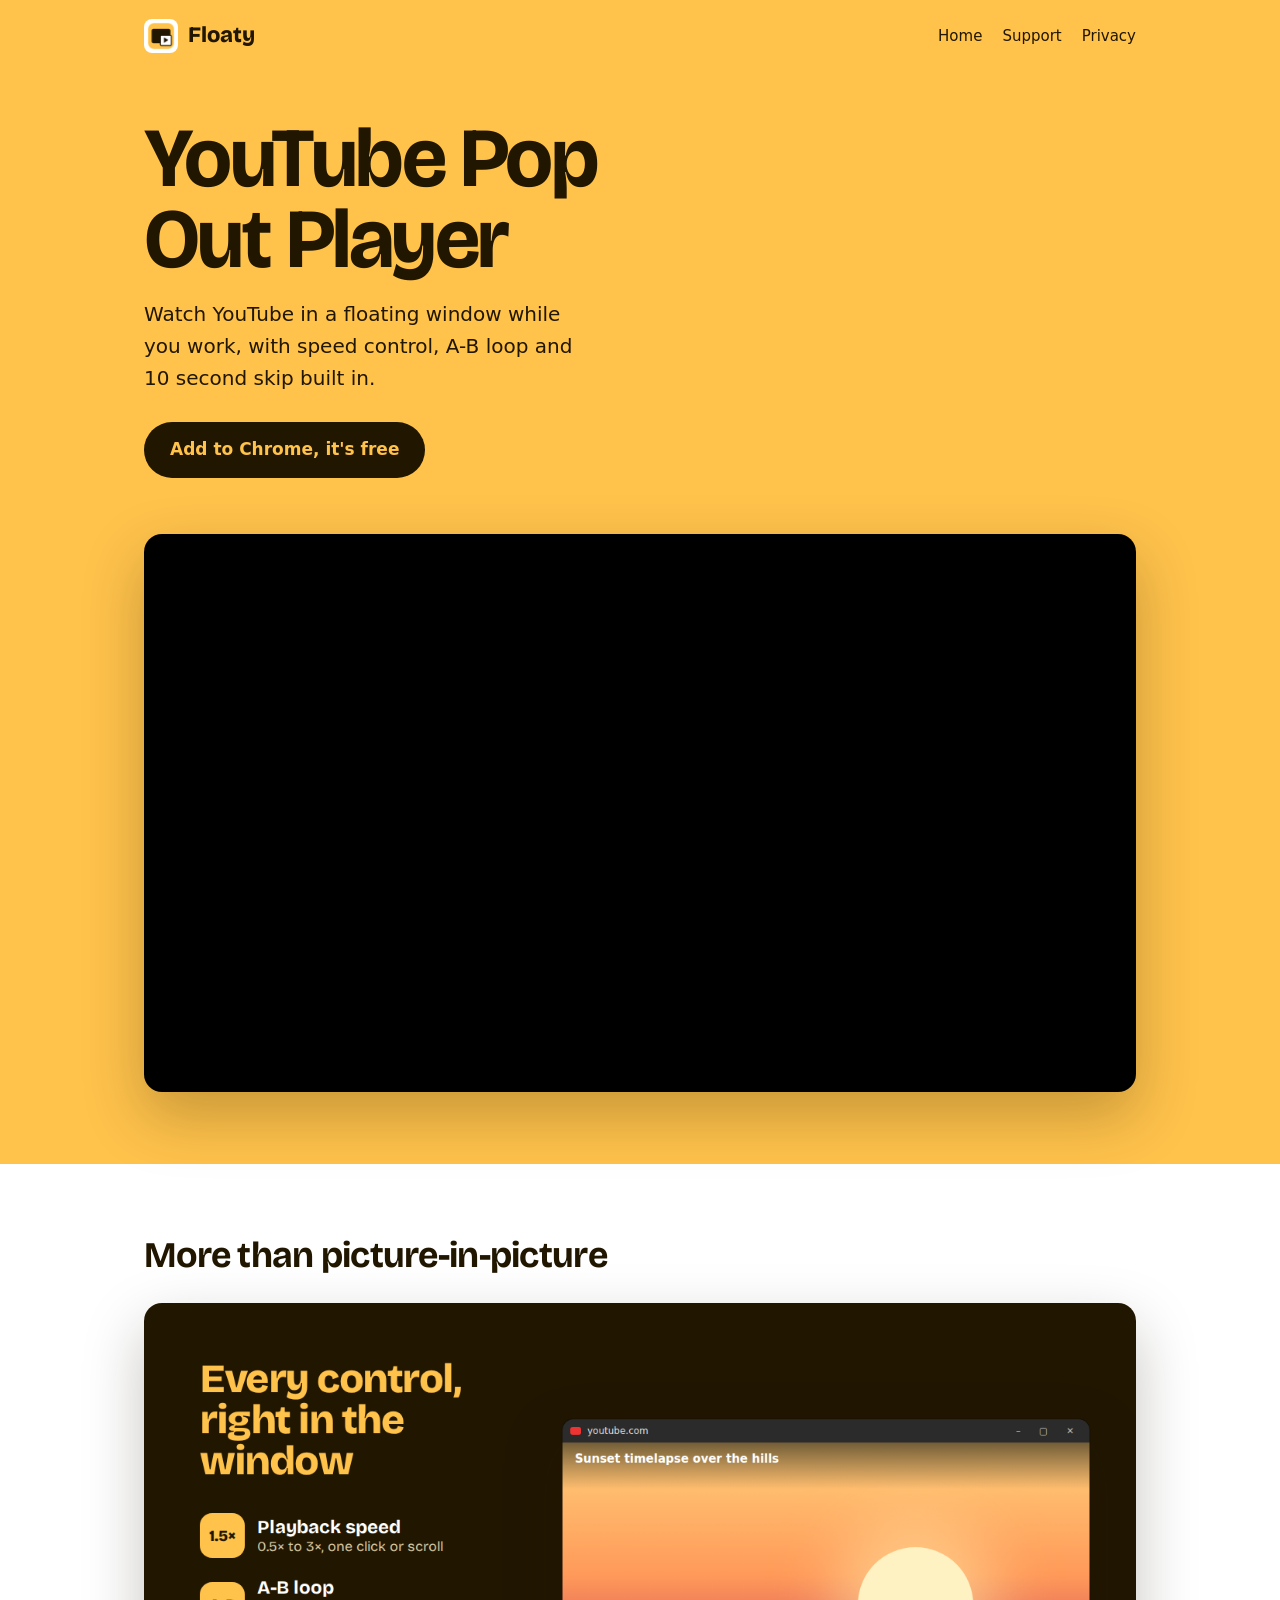
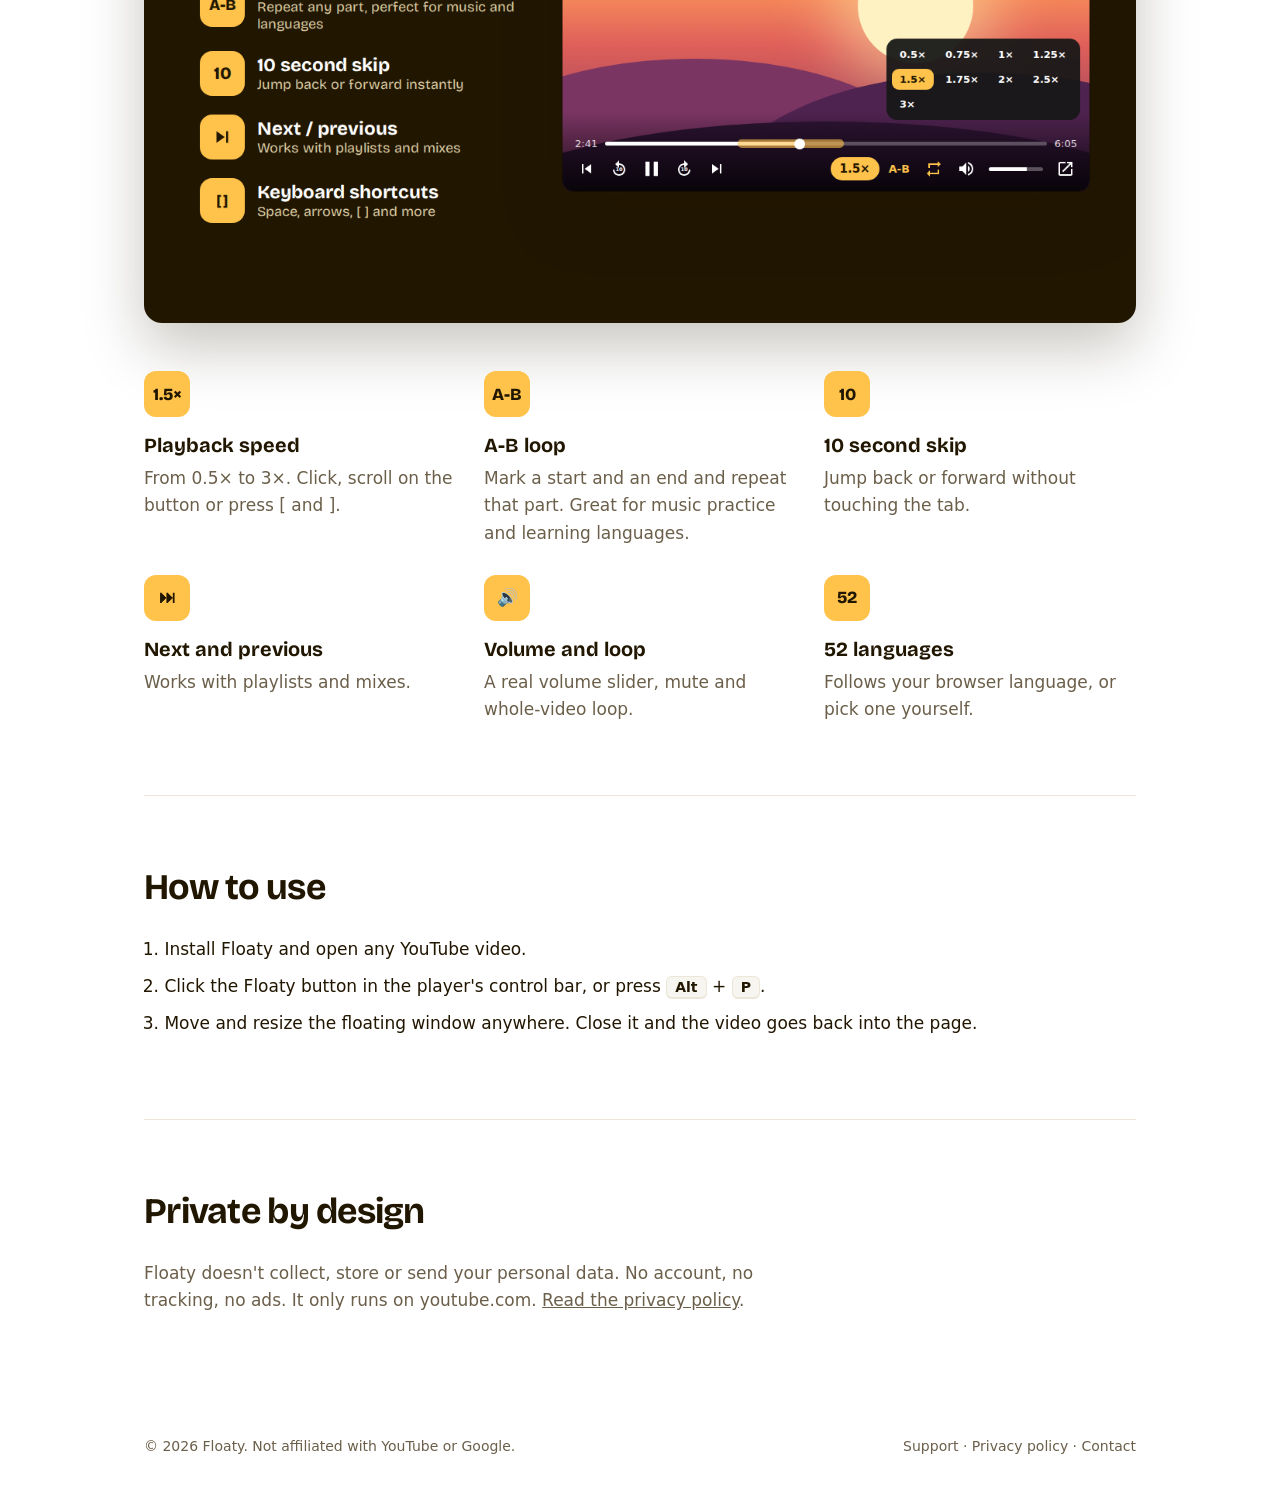
<file: index.html>
<!doctype html><html lang="en"><head><meta charset="utf-8"><meta name="viewport" content="width=device-width, initial-scale=1"><link rel="icon" href="favicon.png"><link rel="preconnect" href="https://fonts.googleapis.com"><link rel="preconnect" href="https://fonts.gstatic.com" crossorigin><link href="https://fonts.googleapis.com/css2?family=Bricolage+Grotesque:wght@700;800&display=swap" rel="stylesheet"><link rel="stylesheet" href="style.css">
<title>Floaty – YouTube Pop Out Player with Speed &amp; Loop</title>
<meta name="description" content="YouTube Pop Out Player for Chrome: watch YouTube in a floating window with speed control, A-B loop, 10 second skip and volume.">
</head><body>
<header class="hero"><div class="wrap"><nav><a class="brand" href="./"><img src="icon.png" alt="">Floaty</a><div class="links"><a href="./">Home</a><a href="support.html">Support</a><a href="privacy.html">Privacy</a></div></nav>
<h1>YouTube Pop Out Player</h1>
<p>Watch YouTube in a floating window while you work, with speed control, A-B loop and 10 second skip built in.</p>
<a class="btn" data-store href="#">Add to Chrome, it's free</a>
<div class="video"><iframe src="https://www.youtube-nocookie.com/embed/rmjH6L6Da54?autoplay=1&mute=1&loop=1&playlist=rmjH6L6Da54&playsinline=1&rel=0" title="Floaty – YouTube Pop Out Player for Chrome" allow="accelerometer; autoplay; clipboard-write; encrypted-media; gyroscope; picture-in-picture; web-share" referrerpolicy="strict-origin-when-cross-origin" allowfullscreen></iframe></div>
</div></header>
<main class="wrap">
<section><h2>More than picture-in-picture</h2>
<img class="shot" style="margin:0 0 48px" src="controls.png" width="1280" height="800" alt="Floaty's floating window with playback speed menu, A-B loop and playback controls">
<div class="grid">
<div><span class="tag">1.5×</span><h3>Playback speed</h3><p>From 0.5× to 3×. Click, scroll on the button or press [ and ].</p></div>
<div><span class="tag">A-B</span><h3>A-B loop</h3><p>Mark a start and an end and repeat that part. Great for music practice and learning languages.</p></div>
<div><span class="tag">10</span><h3>10 second skip</h3><p>Jump back or forward without touching the tab.</p></div>
<div><span class="tag">⏭</span><h3>Next and previous</h3><p>Works with playlists and mixes.</p></div>
<div><span class="tag">🔊</span><h3>Volume and loop</h3><p>A real volume slider, mute and whole-video loop.</p></div>
<div><span class="tag">52</span><h3>52 languages</h3><p>Follows your browser language, or pick one yourself.</p></div>
</div></section>
<section><h2>How to use</h2>
<ol class="steps">
<li>Install Floaty and open any YouTube video.</li>
<li>Click the Floaty button in the player's control bar, or press <kbd>Alt</kbd> + <kbd>P</kbd>.</li>
<li>Move and resize the floating window anywhere. Close it and the video goes back into the page.</li>
</ol></section>
<section style="border-bottom:0"><h2>Private by design</h2>
<p class="muted" style="max-width:60ch">Floaty doesn't collect, store or send your personal data. No account, no tracking, no ads. It only runs on youtube.com. <a href="privacy.html">Read the privacy policy</a>.</p>
</section>
</main>
<footer><div class="wrap"><span>© <span data-year></span> Floaty. Not affiliated with YouTube or Google.</span><span><a href="support.html">Support</a> · <a href="privacy.html">Privacy policy</a> · <a data-email>Contact</a></span></div></footer><script src="site.js"></script>
</body></html>
</file>
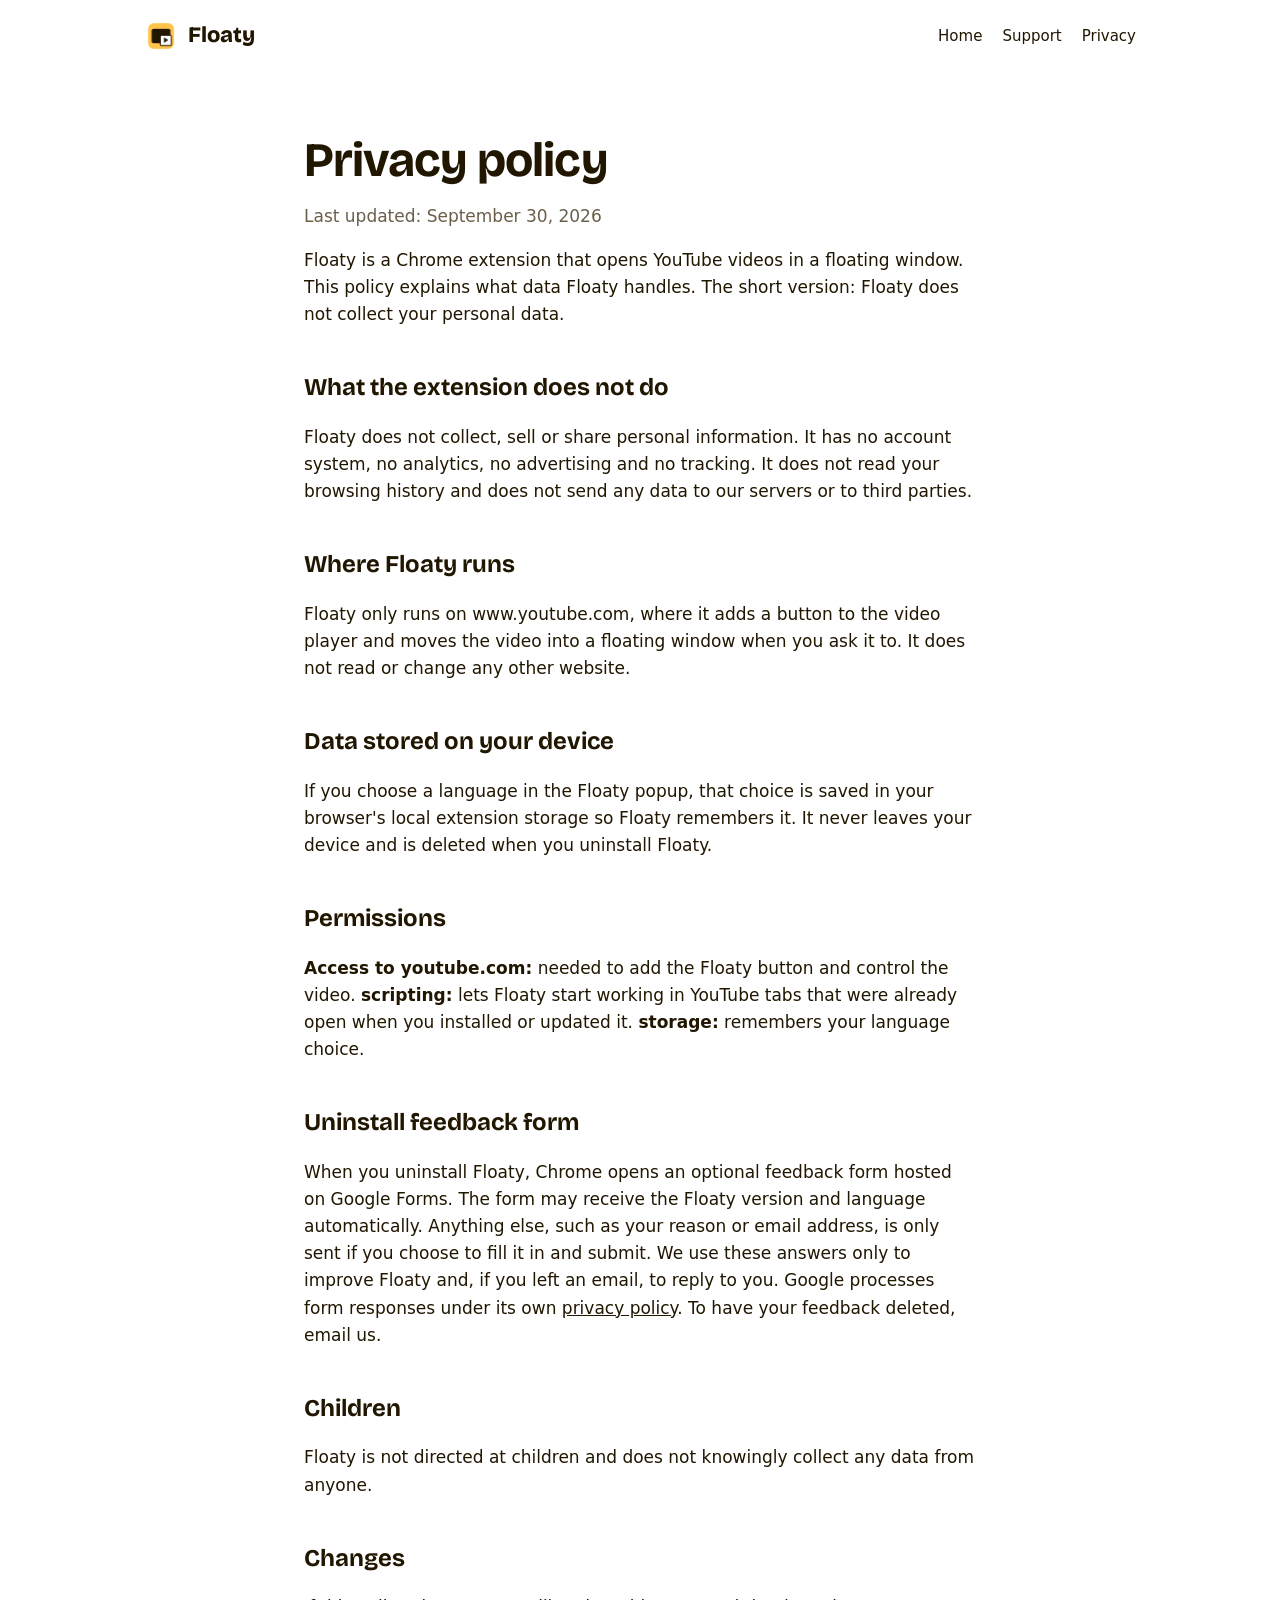
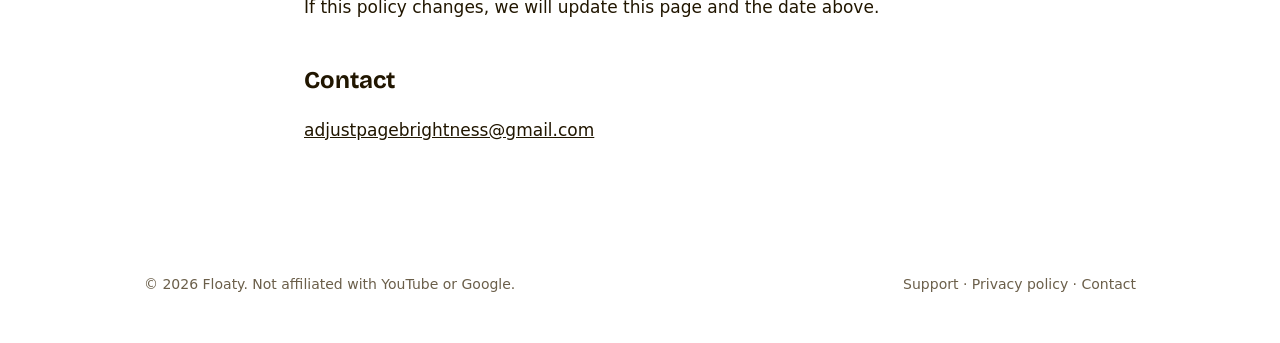
<file: privacy.html>
<!doctype html><html lang="en"><head><meta charset="utf-8"><meta name="viewport" content="width=device-width, initial-scale=1"><link rel="icon" href="favicon.png"><link rel="preconnect" href="https://fonts.googleapis.com"><link rel="preconnect" href="https://fonts.gstatic.com" crossorigin><link href="https://fonts.googleapis.com/css2?family=Bricolage+Grotesque:wght@700;800&display=swap" rel="stylesheet"><link rel="stylesheet" href="style.css"><title>Floaty privacy policy</title></head><body>
<div class="wrap"><nav><a class="brand" href="./"><img src="icon.png" alt="">Floaty</a><div class="links"><a href="./">Home</a><a href="support.html">Support</a><a href="privacy.html">Privacy</a></div></nav></div>
<main class="doc">
<h1>Privacy policy</h1>
<p class="muted">Last updated: September 30, 2026</p>
<p>Floaty is a Chrome extension that opens YouTube videos in a floating window. This policy explains what data Floaty handles. The short version: Floaty does not collect your personal data.</p>
<h2>What the extension does not do</h2>
<p>Floaty does not collect, sell or share personal information. It has no account system, no analytics, no advertising and no tracking. It does not read your browsing history and does not send any data to our servers or to third parties.</p>
<h2>Where Floaty runs</h2>
<p>Floaty only runs on www.youtube.com, where it adds a button to the video player and moves the video into a floating window when you ask it to. It does not read or change any other website.</p>
<h2>Data stored on your device</h2>
<p>If you choose a language in the Floaty popup, that choice is saved in your browser's local extension storage so Floaty remembers it. It never leaves your device and is deleted when you uninstall Floaty.</p>
<h2>Permissions</h2>
<p><b>Access to youtube.com:</b> needed to add the Floaty button and control the video. <b>scripting:</b> lets Floaty start working in YouTube tabs that were already open when you installed or updated it. <b>storage:</b> remembers your language choice.</p>
<h2>Uninstall feedback form</h2>
<p>When you uninstall Floaty, Chrome opens an optional feedback form hosted on Google Forms. The form may receive the Floaty version and language automatically. Anything else, such as your reason or email address, is only sent if you choose to fill it in and submit. We use these answers only to improve Floaty and, if you left an email, to reply to you. Google processes form responses under its own <a href="https://policies.google.com/privacy">privacy policy</a>. To have your feedback deleted, email us.</p>
<h2>Children</h2>
<p>Floaty is not directed at children and does not knowingly collect any data from anyone.</p>
<h2>Changes</h2>
<p>If this policy changes, we will update this page and the date above.</p>
<h2>Contact</h2>
<p><a data-email></a></p>
</main>
<footer><div class="wrap"><span>© <span data-year></span> Floaty. Not affiliated with YouTube or Google.</span><span><a href="support.html">Support</a> · <a href="privacy.html">Privacy policy</a> · <a data-email>Contact</a></span></div></footer><script src="site.js"></script>
</body></html>
</file>
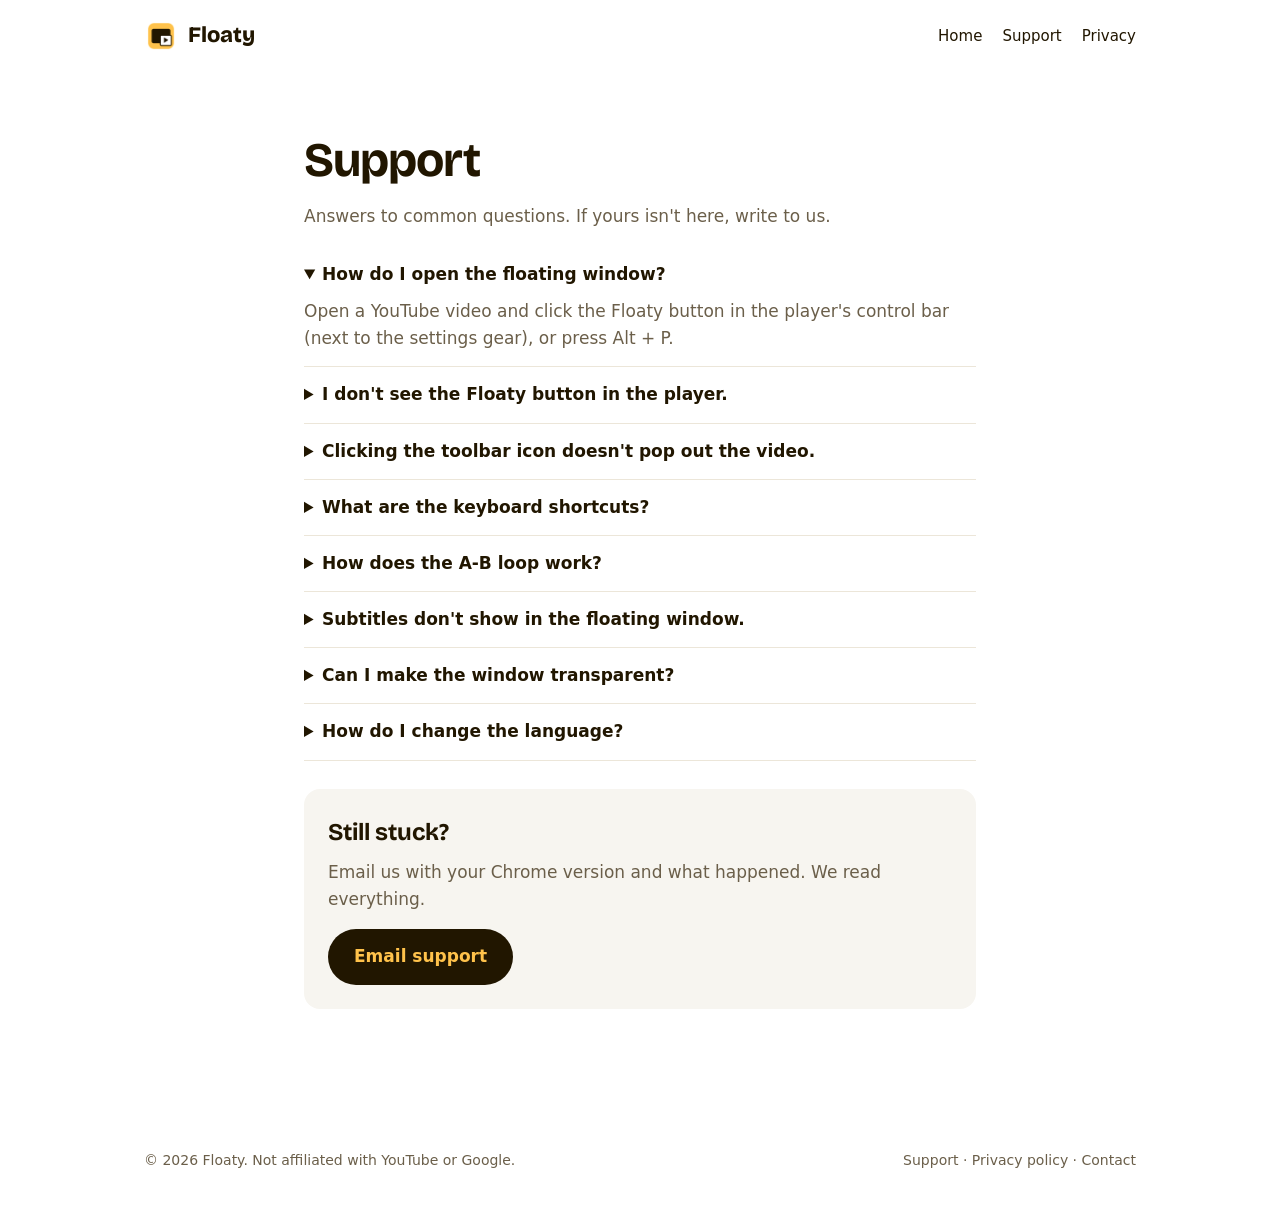
<file: support.html>
<!doctype html><html lang="en"><head><meta charset="utf-8"><meta name="viewport" content="width=device-width, initial-scale=1"><link rel="icon" href="favicon.png"><link rel="preconnect" href="https://fonts.googleapis.com"><link rel="preconnect" href="https://fonts.gstatic.com" crossorigin><link href="https://fonts.googleapis.com/css2?family=Bricolage+Grotesque:wght@700;800&display=swap" rel="stylesheet"><link rel="stylesheet" href="style.css"><title>Floaty support</title></head><body>
<div class="wrap"><nav><a class="brand" href="./"><img src="icon.png" alt="">Floaty</a><div class="links"><a href="./">Home</a><a href="support.html">Support</a><a href="privacy.html">Privacy</a></div></nav></div>
<main class="doc">
<h1>Support</h1>
<p class="muted">Answers to common questions. If yours isn't here, write to us.</p>
<details open><summary>How do I open the floating window?</summary><p>Open a YouTube video and click the Floaty button in the player's control bar (next to the settings gear), or press Alt + P.</p></details>
<details><summary>I don't see the Floaty button in the player.</summary><p>Reload the YouTube tab once after installing or updating. Floaty needs Chrome 116 or newer; check your version at chrome://settings/help.</p></details>
<details><summary>Clicking the toolbar icon doesn't pop out the video.</summary><p>The toolbar icon opens the help popup. Chrome only allows a floating window to be opened by a click or key press inside the page, so use the button in the player or Alt + P.</p></details>
<details><summary>What are the keyboard shortcuts?</summary><p>Inside the floating window: Space play/pause, ← and → skip 10 seconds, ↑ and ↓ volume, [ and ] speed, A for A-B loop, R for loop, M for mute, Shift+N next, Shift+P previous.</p></details>
<details><summary>How does the A-B loop work?</summary><p>Press the A-B button (or A) at the start point, then again at the end point. That part repeats until you press it a third time.</p></details>
<details><summary>Subtitles don't show in the floating window.</summary><p>This is a known limitation of the current version. Subtitle support is planned for the next update.</p></details>
<details><summary>Can I make the window transparent?</summary><p>No. Chrome doesn't let extensions change the transparency of the floating window.</p></details>
<details><summary>How do I change the language?</summary><p>Click the Floaty icon in the toolbar and choose a language at the bottom of the popup.</p></details>
<div class="card"><h2 style="margin-top:0">Still stuck?</h2><p class="muted" style="margin:0 0 16px">Email us with your Chrome version and what happened. We read everything.</p><a class="btn" data-email>Email support</a></div>
</main>
<footer><div class="wrap"><span>© <span data-year></span> Floaty. Not affiliated with YouTube or Google.</span><span><a href="support.html">Support</a> · <a href="privacy.html">Privacy policy</a> · <a data-email>Contact</a></span></div></footer><script src="site.js"></script>
</body></html>
</file>
<file: style.css>
:root { --honey: #FFC24B; --ink: #211600; --bg: #fff; --text: #211600; --muted: #6b5f4a; --line: #ece6d9; --panel: #f7f5f0; color-scheme: light dark; }
@media (prefers-color-scheme: dark) { :root { --bg: #17140f; --text: #f6efe2; --muted: #b3a88f; --line: #2e2a23; --panel: #211d17; } }
* { box-sizing: border-box; }
html, body { margin: 0; }
body { background: var(--bg); color: var(--text); font: 17px/1.6 system-ui, -apple-system, "Segoe UI", Roboto, sans-serif; }
h1, h2, h3, .brand { font-family: "Bricolage Grotesque", system-ui, sans-serif; }
a { color: inherit; }
img { max-width: 100%; height: auto; }
.wrap { max-width: 1040px; margin: 0 auto; padding: 0 24px; }
nav { display: flex; align-items: center; justify-content: space-between; padding: 18px 0; }
.brand { display: flex; align-items: center; gap: 10px; font-weight: 800; font-size: 22px; text-decoration: none; }
.brand img { width: 34px; border-radius: 8px; background: #fff; padding: 3px; }
nav .links { display: flex; gap: 20px; font-size: 15px; }
nav .links a { text-decoration: none; }
nav .links a:hover { text-decoration: underline; }
.hero { background: var(--honey); color: var(--ink); }
.hero .wrap { padding-bottom: 72px; }
.hero h1 { font-size: clamp(44px, 7vw, 84px); line-height: .96; letter-spacing: -0.03em; margin: 48px 0 18px; max-width: 11ch; }
.hero p { font-size: 20px; max-width: 34ch; margin: 0 0 28px; }
.btn { display: inline-block; background: var(--ink); color: var(--honey); padding: 14px 26px; border-radius: 999px; font-weight: 700; text-decoration: none; }
.btn:hover { background: #3a2800; }
.btn:focus-visible, a:focus-visible { outline: 3px solid var(--ink); outline-offset: 3px; }
.shot { display: block; margin: 56px auto 0; border-radius: 18px; box-shadow: 0 24px 60px rgba(33,22,0,.25); }
section { padding: 72px 0; border-bottom: 1px solid var(--line); }
section h2 { font-size: 36px; line-height: 1.1; letter-spacing: -0.02em; margin: 0 0 28px; }
.grid { display: grid; grid-template-columns: repeat(auto-fit, minmax(240px, 1fr)); gap: 28px; }
.grid h3 { margin: 0 0 4px; font-size: 20px; }
.grid p { margin: 0; color: var(--muted); }
.tag { display: inline-grid; place-items: center; min-width: 46px; height: 46px; padding: 0 8px; border-radius: 12px; background: var(--honey); color: var(--ink); font-weight: 800; margin-bottom: 12px; font-family: "Bricolage Grotesque", system-ui, sans-serif; }
ol.steps { padding-left: 1.2em; margin: 0; } ol.steps li { margin-bottom: 10px; }
kbd { padding: 2px 8px; border-radius: 6px; background: var(--panel); border: 1px solid var(--line); border-bottom-width: 2px; font: 600 14px/1.4 system-ui, sans-serif; }
.doc { max-width: 720px; padding: 40px 24px 80px; margin: 0 auto; }
.doc h1 { font-size: 48px; line-height: 1.05; letter-spacing: -0.02em; margin: 24px 0 8px; }
.doc h2 { font-size: 24px; margin: 40px 0 8px; }
.doc .muted, .muted { color: var(--muted); }
details { border-bottom: 1px solid var(--line); padding: 14px 0; }
summary { cursor: pointer; font-weight: 650; }
details p { margin: 10px 0 0; color: var(--muted); }
.card { background: var(--panel); border-radius: 16px; padding: 24px; margin: 28px 0; }
footer { padding: 32px 0 48px; font-size: 14px; color: var(--muted); }
footer .wrap { display: flex; flex-wrap: wrap; gap: 20px; justify-content: space-between; }
footer a { text-decoration: none; } footer a:hover { text-decoration: underline; }
.video { position: relative; margin: 56px auto 0; aspect-ratio: 16 / 9; border-radius: 18px; overflow: hidden; background: #000; box-shadow: 0 24px 60px rgba(33,22,0,.25); }
.video iframe { position: absolute; inset: 0; width: 100%; height: 100%; border: 0; }
</file>
